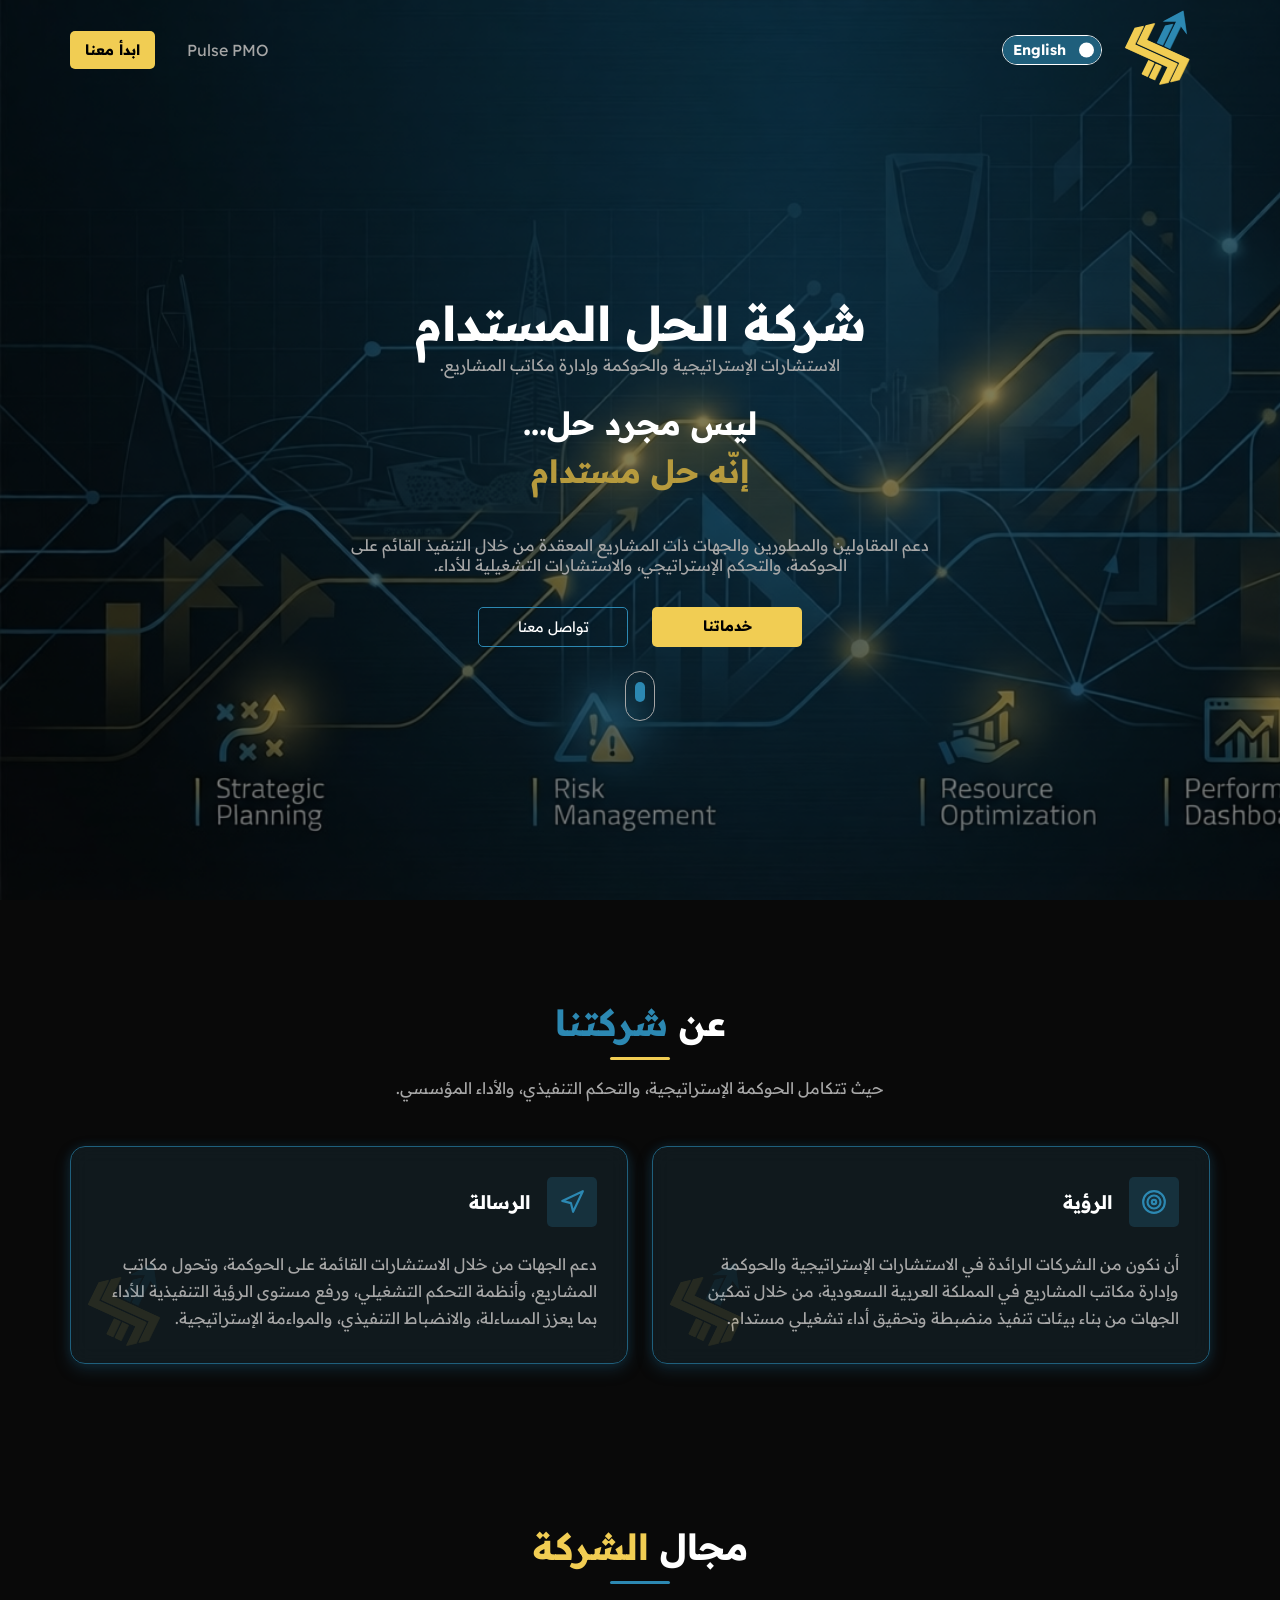
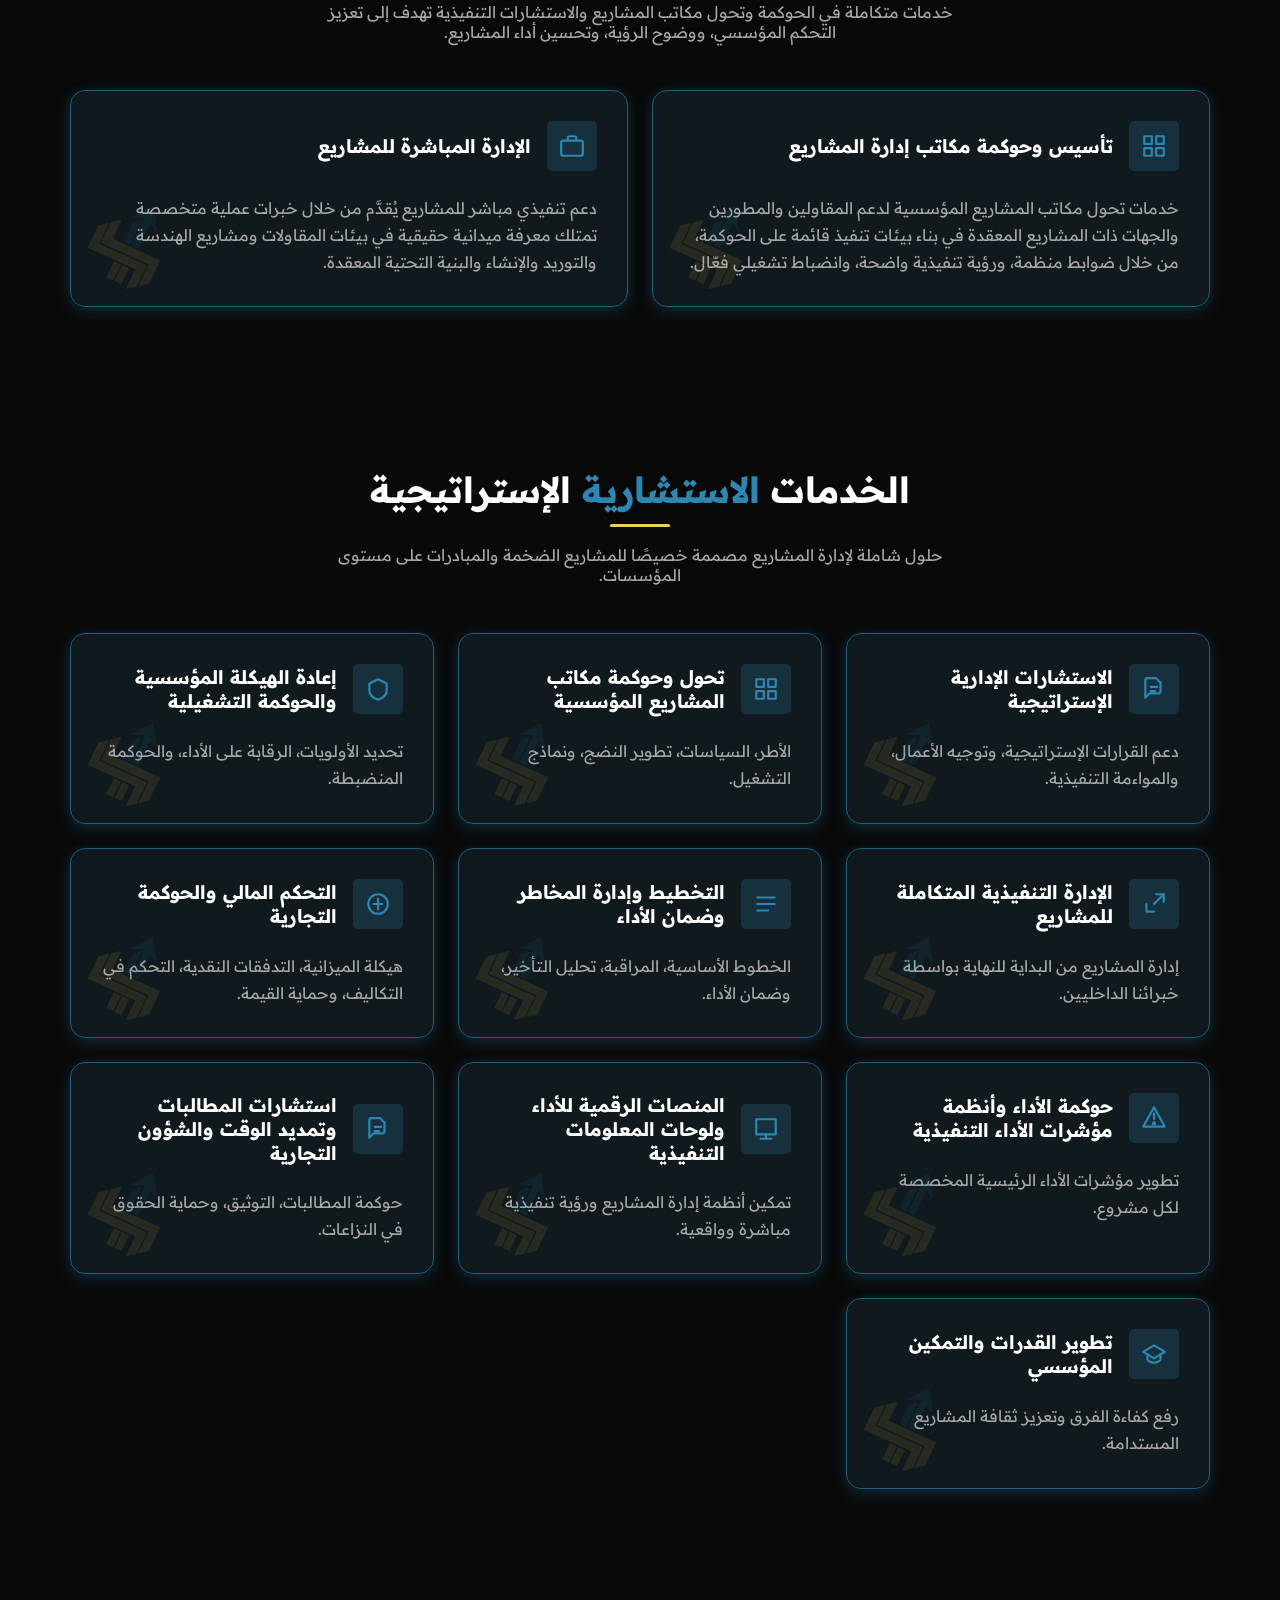
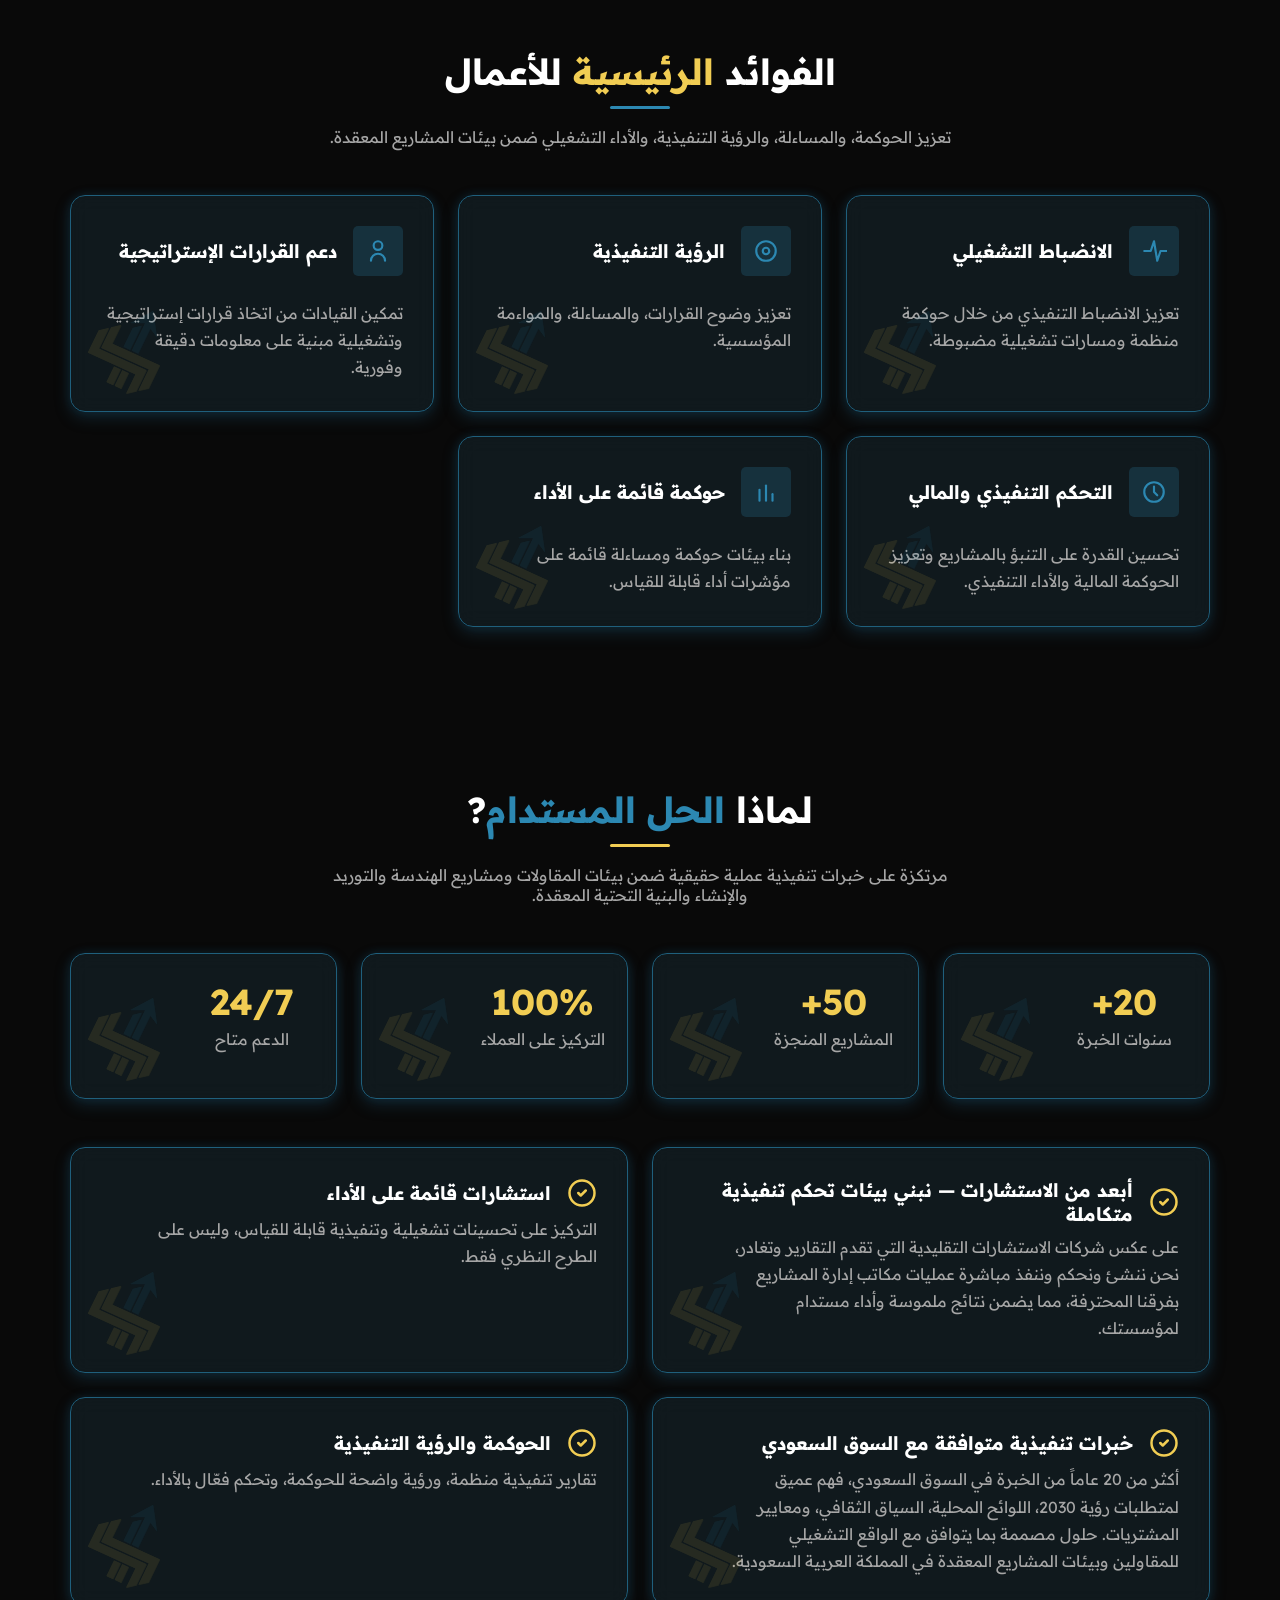
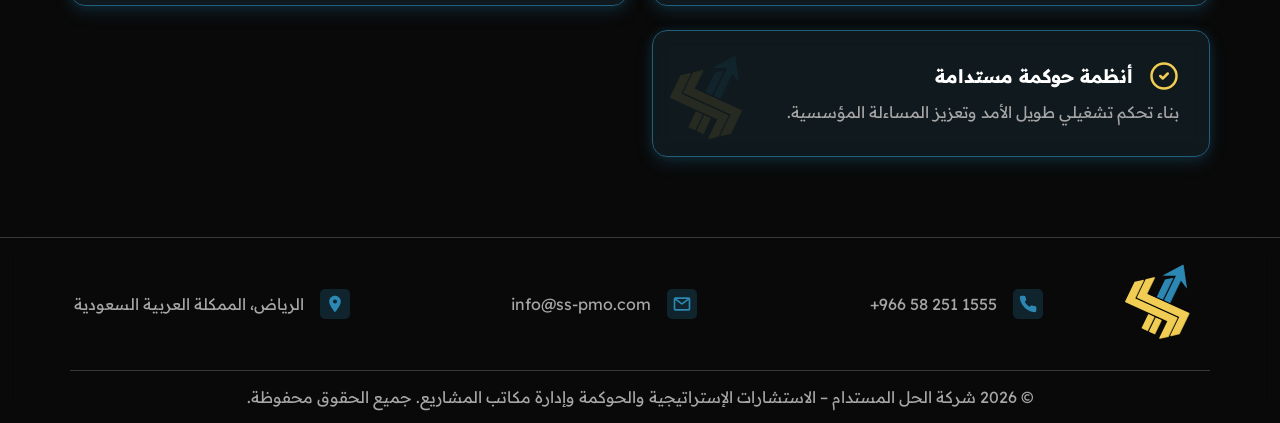
<file: index.html>
<!doctype html>
<html lang="en">

<head>
  <meta charset="UTF-8" />
  <meta name="viewport" content="width=device-width, initial-scale=1.0" />
  <link rel="icon" type="image/svg+xml" href="./assets/logo.svg" />

  <!-- Start Linking Fonts -->
  <link rel="preconnect" href="https://fonts.googleapis.com" />
  <link rel="preconnect" href="https://fonts.gstatic.com" crossorigin />
  <link
    href="https://fonts.googleapis.com/css2?family=Readex+Pro:wght@160..700&family=Roboto:ital,wght@0,100..900;1,100..900&display=swap"
    rel="stylesheet" />
  <!-- Start Linking CSS -->
  <link rel="stylesheet" href="./style/global.css" />
  <link rel="stylesheet" href="./style/home.css" />
  <title>SS-PMO</title>
  <!--  -->
</head>

<body>
  <!-- Scroll To Top Progress Button -->
  <div id="btn-scroll-top">
    <span id="progress-value">
      <svg xmlns="http://www.w3.org/2000/svg" width="24" height="24" viewBox="0 0 24 24" fill="currentColor"
        class="icon icon-tabler icons-tabler-filled icon-tabler-arrow-big-up-lines">
        <path stroke="none" d="M0 0h24v24H0z" fill="none"></path>
        <path
          d="M10.586 3l-6.586 6.586a2 2 0 0 0 -.434 2.18l.068 .145a2 2 0 0 0 1.78 1.089h2.586v2a1 1 0 0 0 1 1h6l.117 -.007a1 1 0 0 0 .883 -.993l-.001 -2h2.587a2 2 0 0 0 1.414 -3.414l-6.586 -6.586a2 2 0 0 0 -2.828 0z">
        </path>
        <path d="M15 20a1 1 0 0 1 .117 1.993l-.117 .007h-6a1 1 0 0 1 -.117 -1.993l.117 -.007h6z"></path>
        <path d="M15 17a1 1 0 0 1 .117 1.993l-.117 .007h-6a1 1 0 0 1 -.117 -1.993l.117 -.007h6z"></path>
      </svg>
    </span>
  </div>
  <!-- Overlay -->
  <div id="overlay"></div>
  <!-- Start Header -->
  <div class="header">
    <div class="container">
      <div class="inside">
        <div class="left">
          <img src="./assets/logo.svg" alt="LOGO" />
          <!-- Language Toggle -->
          <div class="flipswitch">
            <input id="fs" class="flipswitch-cb" name="flipswitch" type="checkbox" checked>
            <label for="fs" class="flipswitch-label">
              <div class="flipswitch-inner"></div>
              <div class="flipswitch-switch"></div>
            </label>
          </div>
          <!-- . . . -->
        </div>
        <div class="right">
          <ul>
            <!-- <li data-i18n="header.a1">Home</li> -->
            <li><a href="/pages/pulse-pmo.html" data-i18n="header.a2">PULSE PMO</a></li>
          </ul>
          <a href="#about-us" data-i18n="header.btn">Get Started</a>
        </div>
        <div class="menu-icon">
          <svg xmlns="http://www.w3.org/2000/svg" width="24" height="24" viewBox="0 0 24 24" fill="none"
            stroke="currentColor" stroke-width="2" stroke-linecap="round" stroke-linejoin="round" class="menu-icon">
            <line x1="3" y1="6" x2="21" y2="6"></line>
            <line x1="3" y1="12" x2="21" y2="12"></line>
            <line x1="3" y1="18" x2="21" y2="18"></line>
          </svg>
        </div>
      </div>
    </div>
  </div>
  <!-- End Header -->

  <!-- Start Hero Section -->
  <div class="hero-section">
    <div class="container">
      <div class="inside">
        <div class="text">
          <!-- <img src="./assets/logo.svg" alt="LOGO" /> -->
          <div class="text">
            <h1 data-i18n="hero.h1">Sustainable Solution Co.</h1>
            <p data-i18n="hero.p1">PMO Consultancy</p>
          </div>
        </div>
        <span data-i18n="hero.span1">Not just a solution...</span>
        <span data-i18n="hero.span2">Sustainable Solution.</span>
        <p data-i18n="hero.p2">
          Empowering Saudi Arabia's mega projects with disciplined PMO
          frameworks, executive visibility, and sustainable performance
          delivery.
        </p>
        <div class="buttons">
          <a href="#services" class="button-1" data-i18n="hero.btn1">Our Services</a>
          <a href="#footer" class="button-2" data-i18n="hero.btn2">Contact Us</a>
        </div>
        <a class="down-scroller" href="#about-us"></a>
      </div>
    </div>
  </div>
  <!-- End Hero Section -->
  <!--  -->
  <!-- Start About US -->
  <div class="about-us" id="about-us">
    <div class="container">
      <div class="inside">
        <div class="title-container">
          <h2 class="main-title blue-yellow" data-i18n="about.mainTitle">
            About <span>Us</span>
          </h2>
          <p data-i18n="about.keyParagraph">
            Where governance, execution, and performance come together.
          </p>
        </div>
        <!--  -->
        <div class="about-content">
          <div class="box-style-1">
            <div class="title">
              <svg xmlns="http://www.w3.org/2000/svg" width="24" height="24" viewBox="0 0 24 24" fill="none"
                stroke="currentColor" stroke-width="2" stroke-linecap="round" stroke-linejoin="round"
                class="lucide lucide-target w-7 h-7 text-primary">
                <circle cx="12" cy="12" r="10"></circle>
                <circle cx="12" cy="12" r="6"></circle>
                <circle cx="12" cy="12" r="2"></circle>
              </svg>
              <h3 class="blue" data-i18n="about.box1H3">Vission</h3>
            </div>
            <p data-i18n="about.box1P">
              To be the most trusted PMO and Project Management partner in
              Saudi Arabia, enabling organizations to deliver projects with
              excellence, discipline, and sustainable performance.
            </p>
          </div>
          <!-- <>-<>-<> -->
          <div class="box-style-1">
            <div class="title">
              <svg xmlns="http://www.w3.org/2000/svg" width="24" height="24" viewBox="0 0 24 24" fill="none"
                stroke="currentColor" stroke-width="2" stroke-linecap="round" stroke-linejoin="round"
                class="lucide lucide-navigation w-7 h-7 text-primary">
                <polygon points="3 11 22 2 13 21 11 13 3 11"></polygon>
              </svg>
              <h3 class="blue" data-i18n="about.box2H3">Mission</h3>
            </div>
            <p data-i18n="about.box2P">
              To empower clients with governed PMO frameworks and professional
              project management execution, supported by strong control
              systems and executive visibility, ensuring projects are
              delivered on time, within budget, and to the expected quality.
            </p>
          </div>
          <!-- <>-<>-<> -->
        </div>
      </div>
    </div>
  </div>
  <!-- End About US -->
  <!--  -->
  <!-- Start What we offer -->
  <div class="scope">
    <div class="container">
      <div class="inside">
        <div class="title-container">
          <h2 class="main-title yellow-blue" data-i18n="scope.mainTitle">
            What We <span>Offer</span>
          </h2>
          <p data-i18n="scope.keyParagraph">
            Structured PMO solutions and hands-on project leadership that
            drive control, clarity, and results.
          </p>
        </div>
        <!--  -->
        <div class="scope-content">
          <div class="box-style-1">
            <div class="title">
              <svg xmlns="http://www.w3.org/2000/svg" width="24" height="24" viewBox="0 0 24 24" fill="none"
                stroke="currentColor" stroke-width="2" stroke-linecap="round" stroke-linejoin="round"
                class="lucide lucide-layout-grid w-7 h-7 text-primary">
                <rect x="3" y="3" width="7" height="7"></rect>
                <rect x="14" y="3" width="7" height="7"></rect>
                <rect x="14" y="14" width="7" height="7"></rect>
                <rect x="3" y="14" width="7" height="7"></rect>
              </svg>
              <h3 class="blue" data-i18n="scope.box1H3">
                Establish & Govern PMOs
              </h3>
            </div>
            <p data-i18n="scope.box1P">
              Specialized PMO consultancy supporting organizations, project
              owners, and mega contractors in Saudi Arabia. We establish
              highperforming PMOs with structure, discipline, and strategic
              control.
            </p>
          </div>
          <!-- <>-<>-<> -->
          <div class="box-style-1">
            <div class="title">
              <svg xmlns="http://www.w3.org/2000/svg" width="24" height="24" viewBox="0 0 24 24" fill="none"
                stroke="currentColor" stroke-width="2" stroke-linecap="round" stroke-linejoin="round"
                class="lucide lucide-briefcase w-7 h-7 text-primary">
                <rect x="2" y="7" width="20" height="14" rx="2" ry="2"></rect>
                <path d="M16 7V5a2 2 0 0 0-2-2h-4a2 2 0 0 0-2 2v2"></path>
              </svg>
              <h3 class="blue" data-i18n="scope.box2H3">
                Direct Project Management
              </h3>
            </div>
            <p data-i18n="scope.box2P">
              Professional project management teams providing hands-on
              execution. We directly manage client projects ensuring practical
              delivery on time, within budget, and to expected quality
              standards.
            </p>
          </div>
          <!-- <>-<>-<> -->
        </div>
      </div>
    </div>
  </div>
  <!-- End What we offer -->

  <!--  -->
  <!-- Start Our Services -->
  <div class="our-services" id="services">
    <div class="container">
      <div class="inside">
        <div class="title-container">
          <h2 class="main-title blue-yellow" data-i18n="service.mainTitle">
            Our <span>Services</span>
          </h2>
          <p data-i18n="service.keyParagraph">
            Comprehensive PMO and project management solutions tailored for
            mega projects and enterprise-scale initiatives.
          </p>
        </div>

        <div class="services-content">
          <!-- 0 -->
          <div class="box-style-1">
            <div class="title">
              <!-- PMO Framework -->
              <svg xmlns="http://www.w3.org/2000/svg" width="24" height="24" viewBox="0 0 24 24" fill="none"
                stroke="currentColor" stroke-width="2" stroke-linecap="round" stroke-linejoin="round">
                <path d="M14 2H6a2 2 0 0 0-2 2v16l4-4h8a2 2 0 0 0 2-2V6z"></path>
                <line x1="9" y1="10" x2="15" y2="10"></line>
                <line x1="9" y1="14" x2="13" y2="14"></line>
              </svg>
              <h3 class="blue" data-i18n="service.box0H3">
                Tailored PMO Establishment & Governance
              </h3>
            </div>
            <p data-i18n="service.box0P">
              Frameworks, policies, maturity development & operating models
            </p>
          </div>
          <!-- 1 -->
          <div class="box-style-1">
            <div class="title">
              <!-- PMO Framework -->
              <svg xmlns="http://www.w3.org/2000/svg" width="24" height="24" viewBox="0 0 24 24" fill="none"
                stroke="currentColor" stroke-width="2" stroke-linecap="round" stroke-linejoin="round">
                <rect x="3" y="3" width="7" height="7" />
                <rect x="14" y="3" width="7" height="7" />
                <rect x="14" y="14" width="7" height="7" />
                <rect x="3" y="14" width="7" height="7" />
              </svg>
              <h3 class="blue" data-i18n="service.box1H3">
                Tailored PMO Establishment & Governance
              </h3>
            </div>
            <p data-i18n="service.box1P">
              Frameworks, policies, maturity development & operating models
            </p>
          </div>

          <!-- 2 -->
          <div class="box-style-1">
            <div class="title">
              <!-- Governance -->
              <svg xmlns="http://www.w3.org/2000/svg" width="24" height="24" viewBox="0 0 24 24" fill="none"
                stroke="currentColor" stroke-width="2" stroke-linecap="round" stroke-linejoin="round">
                <path d="M12 3l8 4v6c0 5-3.5 7.5-8 9-4.5-1.5-8-4-8-9V7l8-4z" />
              </svg>
              <h3 class="blue" data-i18n="service.box2H3">
                Restructuring Companies & Improving Operational Performance
              </h3>
            </div>
            <p data-i18n="service.box2P">
              Prioritization, performance oversight & disciplined governance.
            </p>
          </div>

          <!-- 3 -->
          <div class="box-style-1">
            <div class="title">
              <!-- Execution -->
              <svg xmlns="http://www.w3.org/2000/svg" width="24" height="24" viewBox="0 0 24 24" fill="none"
                stroke="currentColor" stroke-width="2" stroke-linecap="round" stroke-linejoin="round">
                <path d="M14 3h7v7" />
                <path d="M21 3l-9 9" />
                <path d="M5 12v7h7" />
              </svg>
              <h3 class="blue" data-i18n="service.box3H3">
                Direct Project Management Execution
              </h3>
            </div>
            <p data-i18n="service.box3P">
              End-to-end project management delivered by our in-house experts
            </p>
          </div>

          <!-- 4 -->
          <div class="box-style-1">
            <div class="title">
              <!-- Planning -->
              <svg xmlns="http://www.w3.org/2000/svg" width="24" height="24" viewBox="0 0 24 24" fill="none"
                stroke="currentColor" stroke-width="2" stroke-linecap="round" stroke-linejoin="round">
                <line x1="4" y1="6" x2="20" y2="6" />
                <line x1="4" y1="12" x2="20" y2="12" />
                <line x1="4" y1="18" x2="14" y2="18" />
              </svg>
              <h3 class="blue" data-i18n="service.box4H3">
                Planning & Risk Control
              </h3>
            </div>
            <p data-i18n="service.box4P">
              Baselines, monitoring, delay analysis & performance assurance
            </p>
          </div>

          <!-- 5 -->
          <div class="box-style-1">
            <div class="title">
              <!-- Cost -->
              <svg xmlns="http://www.w3.org/2000/svg" width="24" height="24" viewBox="0 0 24 24" fill="none"
                stroke="currentColor" stroke-width="2" stroke-linecap="round" stroke-linejoin="round">
                <circle cx="12" cy="12" r="9" />
                <path d="M8 12h8" />
                <path d="M12 7v10" />
              </svg>
              <h3 class="blue" data-i18n="service.box5H3">
                Cost & Financial Governance
              </h3>
            </div>
            <p data-i18n="service.box5P">
              Budget structuring, cash flow, cost control & value protection
            </p>
          </div>

          <!-- 6 -->
          <div class="box-style-1">
            <div class="title">
              <!-- Risk & Quality -->
              <svg xmlns="http://www.w3.org/2000/svg" width="24" height="24" viewBox="0 0 24 24" fill="none"
                stroke="currentColor" stroke-width="2" stroke-linecap="round" stroke-linejoin="round">
                <path d="M12 2l10 18H2L12 2z" />
                <line x1="12" y1="8" x2="12" y2="13" />
                <circle cx="12" cy="17" r="1" />
              </svg>
              <h3 class="blue" data-i18n="service.box6H3">
                Performance Management & KPI’s
              </h3>
            </div>
            <p data-i18n="service.box6P">
              Development of customized Key Performance Indicators.
            </p>
          </div>

          <!-- 7 -->
          <div class="box-style-1">
            <div class="title">
              <!-- Digital Dashboard -->
              <svg xmlns="http://www.w3.org/2000/svg" width="24" height="24" viewBox="0 0 24 24" fill="none"
                stroke="currentColor" stroke-width="2" stroke-linecap="round" stroke-linejoin="round">
                <rect x="3" y="3" width="18" height="14" />
                <line x1="7" y1="21" x2="17" y2="21" />
                <line x1="12" y1="17" x2="12" y2="21" />
              </svg>
              <h3 class="blue" data-i18n="service.box7H3">
                Digital PMO Platforms & Executive Dashboards
              </h3>
            </div>
            <p data-i18n="service.box7P">
              PMIS enablement & real-time executive visibility
            </p>
          </div>

          <!-- 8 -->
          <div class="box-style-1">
            <div class="title">
              <!-- Claims -->
              <svg xmlns="http://www.w3.org/2000/svg" width="24" height="24" viewBox="0 0 24 24" fill="none"
                stroke="currentColor" stroke-width="2" stroke-linecap="round" stroke-linejoin="round">
                <path d="M14 2H6a2 2 0 0 0-2 2v16l4-4h8a2 2 0 0 0 2-2V6z" />
                <line x1="9" y1="10" x2="15" y2="10" />
                <line x1="9" y1="14" x2="13" y2="14" />
              </svg>
              <h3 class="blue" data-i18n="service.box8H3">
                Claims & EOT Support
              </h3>
            </div>
            <p data-i18n="service.box8P">
              Claims governance, documentation & dispute protection
            </p>
          </div>

          <!-- 9 -->
          <div class="box-style-1">
            <div class="title">
              <!-- Training -->
              <svg xmlns="http://www.w3.org/2000/svg" width="24" height="24" viewBox="0 0 24 24" fill="none"
                stroke="currentColor" stroke-width="2" stroke-linecap="round" stroke-linejoin="round">
                <path d="M22 10L12 4 2 10l10 6 10-6z" />
                <path d="M6 12v5c0 1 3 3 6 3s6-2 6-3v-5" />
              </svg>
              <h3 class="blue" data-i18n="service.box9H3">
                Training & Capability Building
              </h3>
            </div>
            <p data-i18n="service.box9P">
              Upskilling teams and reinforcing sustainable project culture
            </p>
          </div>
        </div>
      </div>
    </div>
  </div>
  <!-- End Our Services -->
  <!-- ... -->

  <!-- Start Business Benefits -->
  <div class="business-benefits">
    <div class="container">
      <div class="inside">
        <div class="title-container">
          <h2 class="main-title yellow-blue" data-i18n="business.mainTitle">
            Business <span>Key</span> Benefits
          </h2>
          <p data-i18n="business.keyParagraph">
            Measurable improvements in performance, decision-making, and
            project outcomes.
          </p>
        </div>

        <div class="business-benefits-content">
          <!-- Box 1 -->
          <div class="box-style-1">
            <div class="title">
              <!-- Efficiency -->
              <svg xmlns="http://www.w3.org/2000/svg" width="24" height="24" viewBox="0 0 24 24" fill="none"
                stroke="currentColor" stroke-width="2" stroke-linecap="round" stroke-linejoin="round">
                <path d="M3 12h6l3-9 3 18 3-9h6" />
              </svg>
              <h3 class="blue" data-i18n="business.box1H3">
                Improved Efficiency
              </h3>
            </div>
            <p data-i18n="business.box1P">
              Accelerate projects delivery with optimized workflows across
              organizations.
            </p>
          </div>

          <!-- Box 2 -->
          <div class="box-style-1">
            <div class="title">
              <!-- Clarity -->
              <svg xmlns="http://www.w3.org/2000/svg" width="24" height="24" viewBox="0 0 24 24" fill="none"
                stroke="currentColor" stroke-width="2" stroke-linecap="round" stroke-linejoin="round">
                <circle cx="12" cy="12" r="9" />
                <circle cx="12" cy="12" r="3" />
              </svg>
              <h3 class="blue" data-i18n="business.box2H3">
                Enhanced Clarity
              </h3>
            </div>
            <p data-i18n="business.box2P">
              Increase transparency and accountability.
            </p>
          </div>

          <!-- Box 3 -->
          <div class="box-style-1">
            <div class="title">
              <!-- Leadership -->
              <svg xmlns="http://www.w3.org/2000/svg" width="24" height="24" viewBox="0 0 24 24" fill="none"
                stroke="currentColor" stroke-width="2" stroke-linecap="round" stroke-linejoin="round">
                <circle cx="12" cy="7" r="4" />
                <path d="M5.5 21a6.5 6.5 0 0 1 13 0" />
              </svg>
              <h3 class="blue" data-i18n="business.box3H3">
                Empowered Management
              </h3>
            </div>
            <p data-i18n="business.box3P">
              Equip leaders with real-time insights.
            </p>
          </div>

          <!-- Box 4 -->
          <div class="box-style-1">
            <div class="title">
              <!-- Time & Cost -->
              <svg xmlns="http://www.w3.org/2000/svg" width="24" height="24" viewBox="0 0 24 24" fill="none"
                stroke="currentColor" stroke-width="2" stroke-linecap="round" stroke-linejoin="round">
                <circle cx="12" cy="12" r="9" />
                <path d="M12 7v5l3 3" />
              </svg>
              <h3 class="blue" data-i18n="business.box4H3">
                Time & Cost Control
              </h3>
            </div>
            <p data-i18n="business.box4P">
              Reduce budget overruns and delays.
            </p>
          </div>

          <!-- Box 5 -->
          <div class="box-style-1">
            <div class="title">
              <!-- Data Driven -->
              <svg xmlns="http://www.w3.org/2000/svg" width="24" height="24" viewBox="0 0 24 24" fill="none"
                stroke="currentColor" stroke-width="2" stroke-linecap="round" stroke-linejoin="round">
                <line x1="6" y1="20" x2="6" y2="10" />
                <line x1="12" y1="20" x2="12" y2="6" />
                <line x1="18" y1="20" x2="18" y2="14" />
              </svg>
              <h3 class="blue" data-i18n="business.box5H3">
                Data-Driven Culture
              </h3>
            </div>
            <p data-i18n="business.box5P">
              Foster data-based decision making.
            </p>
          </div>
        </div>
      </div>
    </div>
  </div>
  <!-- End Business Benefits -->

  <!-- ... -->
  <!-- Start Why Us -->
  <div class="why-us">
    <div class="container">
      <div class="inside">
        <div class="title-container">
          <h2 class="main-title blue-yellow" data-i18n="whySS.mainTitle">
            Why <span>Sustainable Solution</span>?
          </h2>
          <p data-i18n="whySS.keyParagraph">
            Partner with a consultancy that understands the unique challenges
            of mega projects in Saudi Arabia.
          </p>
        </div>
        <!--  -->
        <div class="stats">
          <!-- 1 -->
          <div class="box box-style-1">
            <span class="number" data-i18n="whySS.stats1Value">20+</span>
            <span class="title" data-i18n="whySS.stats1Title">Years of Experience</span>
          </div>
          <!-- 2 -->
          <div class="box box-style-1">
            <span class="number" data-i18n="whySS.stats2Value">50+</span>
            <span class="title" data-i18n="whySS.stats2Title">Projects Delivered</span>
          </div>
          <!-- 3 -->
          <div class="box box-style-1">
            <span class="number" data-i18n="whySS.stats3Value">100%</span>
            <span class="title" data-i18n="whySS.stats3Title">Client Focus</span>
          </div>
          <!-- 4 -->
          <div class="box box-style-1">
            <span class="number" data-i18n="whySS.stats4Value">24/7</span>
            <span class="title" data-i18n="whySS.stats4Title">Support Available</span>
          </div>

        </div>
        <!--  -->
        <div class="why-us-content">
          <!-- 1 -->
          <div class="box-style-1 why-us-box">
            <div class="title">
              <svg xmlns="http://www.w3.org/2000/svg" width="24" height="24" viewBox="0 0 24 24" fill="none"
                stroke="currentColor" stroke-width="2" stroke-linecap="round" stroke-linejoin="round"
                class="lucide lucide-circle-check w-6 h-6 text-accent shrink-0 mt-0.5">
                <circle cx="12" cy="12" r="10"></circle>
                <path d="m9 12 2 2 4-4"></path>
              </svg>
              <h3 class="blue" data-i18n="whySS.box1H3">Not Just Consultants - We Deliver</h3>
            </div>
            <p data-i18n="whySS.box1P">Practical execution capability with proven methodologies.</p>
          </div>
          <!-- 2 -->
          <div class="box-style-1 why-us-box">
            <div class="title">
              <svg xmlns="http://www.w3.org/2000/svg" width="24" height="24" viewBox="0 0 24 24" fill="none"
                stroke="currentColor" stroke-width="2" stroke-linecap="round" stroke-linejoin="round"
                class="lucide lucide-circle-check w-6 h-6 text-accent shrink-0 mt-0.5">
                <circle cx="12" cy="12" r="10"></circle>
                <path d="m9 12 2 2 4-4"></path>
              </svg>
              <h3 class="blue" data-i18n="whySS.box2H3">Result-driven approach</h3>
            </div>
            <p data-i18n="whySS.box2P">Focus on tangible outcomes, not theoretical consulting.</p>
          </div>
          <!-- 3 -->
          <div class="box-style-1 why-us-box">
            <div class="title">
              <svg xmlns="http://www.w3.org/2000/svg" width="24" height="24" viewBox="0 0 24 24" fill="none"
                stroke="currentColor" stroke-width="2" stroke-linecap="round" stroke-linejoin="round"
                class="lucide lucide-circle-check w-6 h-6 text-accent shrink-0 mt-0.5">
                <circle cx="12" cy="12" r="10"></circle>
                <path d="m9 12 2 2 4-4"></path>
              </svg>
              <h3 class="blue" data-i18n="whySS.box3H3">Market-aligned solutions</h3>
            </div>
            <p data-i18n="whySS.box3P">Tailored to Saudi market realities and cultural context.</p>
          </div>
          <!-- 4 -->
          <div class="box-style-1 why-us-box">
            <div class="title">
              <svg xmlns="http://www.w3.org/2000/svg" width="24" height="24" viewBox="0 0 24 24" fill="none"
                stroke="currentColor" stroke-width="2" stroke-linecap="round" stroke-linejoin="round"
                class="lucide lucide-circle-check w-6 h-6 text-accent shrink-0 mt-0.5">
                <circle cx="12" cy="12" r="10"></circle>
                <path d="m9 12 2 2 4-4"></path>
              </svg>
              <h3 class="blue" data-i18n="whySS.box4H3">Executive visibility</h3>
            </div>
            <p data-i18n="whySS.box4P">transparent real time reporting and governance.</p>
          </div>
          <!-- 5 -->
          <div class="box-style-1 why-us-box">
            <div class="title">
              <svg xmlns="http://www.w3.org/2000/svg" width="24" height="24" viewBox="0 0 24 24" fill="none"
                stroke="currentColor" stroke-width="2" stroke-linecap="round" stroke-linejoin="round"
                class="lucide lucide-circle-check w-6 h-6 text-accent shrink-0 mt-0.5">
                <circle cx="12" cy="12" r="10"></circle>
                <path d="m9 12 2 2 4-4"></path>
              </svg>
              <h3 class="blue" data-i18n="whySS.box5H3">Sustainable systems</h3>
            </div>
            <p data-i18n="whySS.box5P">Delivering measurable, long-term business value.</p>
          </div>
          <!-- <>-<>-<> -->
        </div>
      </div>
    </div>
  </div>
  <!-- End Why Us -->
  <!--  -->
  <!-- Start Footer -->
  <div class="footer" id="footer">
    <div class="container">
      <div class="inside">
        <div class="top">
          <img src="./assets/logo.svg" alt="LOGO" />
          <p class="phone-number">
            <svg xmlns="http://www.w3.org/2000/svg" width="16" height="16" fill="currentColor" viewBox="0 0 24 24">
              <path
                d="M22 16.92v3a2 2 0 0 1-2.18 2 19.88 19.88 0 0 1-8.63-3.07 19.5 19.5 0 0 1-6-6A19.88 19.88 0 0 1 2.08 4.18 2 2 0 0 1 4 2h3a2 2 0 0 1 2 1.72c.12.81.37 1.6.73 2.33a2 2 0 0 1-.45 2.11l-1.27 1.27a16 16 0 0 0 6 6l1.27-1.27a2 2 0 0 1 2.11-.45c.73.36 1.52.61 2.33.73A2 2 0 0 1 22 16.92z" />
            </svg>
            <span>+966 58 251 1555</span>
          </p>
          <!--  -->
          <p>
            <svg class="w-6 h-6 text-gray-800 dark:text-white" aria-hidden="true" xmlns="http://www.w3.org/2000/svg"
              width="24" height="24" fill="none" viewBox="0 0 24 24">
              <path stroke="currentColor" stroke-linecap="round" stroke-width="2"
                d="m3.5 5.5 7.893 6.036a1 1 0 0 0 1.214 0L20.5 5.5M4 19h16a1 1 0 0 0 1-1V6a1 1 0 0 0-1-1H4a1 1 0 0 0-1 1v12a1 1 0 0 0 1 1Z" />
            </svg>
            info@ss-pmo.com
          </p>
          <!--  -->
          <p>
            <svg xmlns="http://www.w3.org/2000/svg" width="16" height="16" fill="currentColor" viewBox="0 0 24 24">
              <path
                d="M12 2C8.13 2 5 5.13 5 9c0 5.25 7 13 7 13s7-7.75 7-13c0-3.87-3.13-7-7-7zm0 9.5A2.5 2.5 0 1 1 14.5 9 2.5 2.5 0 0 1 12 11.5z" />
            </svg>
            <span data-i18n="footer.location">Riyadh, Saudi Arabia</span>
          </p>
        </div>
        <div class="bottom" data-i18n="footer.rights">
          © 2026 Sustainable Solution PMO. All rights reserved.
        </div>
      </div>
    </div>
  </div>
  <!-- End Footer -->
  <script src="./js/app.js"></script>
</body>

</html>
</file>
<file: style/global.css>
* {
  -webkit-box-sizing: border-box;
  -moz-box-sizing: border-box;
  box-sizing: border-box;
}

:root {
  --body-bg: linear-gradient(145deg, #0f1c22 0%, #1f5f7c 45%, #121212 100%);
  /*  */
  --primary-blue: #2c88b2;
  --shadow-blue: #1f5f7c;
  --primary-yellow: #f1cd53;
  --shadow-yellow: #b69a3d;
  --grey-color: #424242;
  /*  */
}

html {
  scroll-behavior: smooth;
}

body {
  margin: 0;
  font-family: "Readex Pro", sans-serif;
  background-color: #121212;
  background-image: url("../assets/body-bg.png");
  background-attachment: fixed;
  background-repeat: no-repeat;
  background-size: cover;
  /*  */
  position: relative;
}

body::before {
  content: "";
  position: absolute;
  left: 0;
  right: 0;
  top: 0;
  bottom: 0;
  background-color: rgba(0, 0, 0, 0.5);
}

a {
  text-decoration: none;
}

ul {
  list-style: none;
  margin: 0;
  padding: 0;
}

.container {
  padding: 0 15px;
  margin: 0 auto;
}

/* Small */
@media (min-width: 768px) {
  .container {
    width: 750px;
  }
}

/* Medium */
@media (min-width: 992px) {
  .container {
    width: 970px;
  }
}

/* Large */
@media (min-width: 1200px) {
  .container {
    width: 1170px;
  }
}

/* Start Custom Rules */
.hide-element {
  display: none !important;
}
/* End Custom Rules */

/* Start Backgrounds */

.section-bg {
  background: rgb(90, 183, 197);
  background: linear-gradient(
    90deg,
    rgba(90, 183, 197, 1) 0%,
    rgba(44, 90, 107, 1) 0%,
    rgba(44, 90, 107, 1) 0%,
    rgba(44, 90, 107, 1) 50%,
    rgba(40, 121, 133, 1) 50%,
    rgba(40, 121, 133, 1) 100%,
    rgba(44, 90, 107, 1) 100%,
    rgba(203, 178, 138, 1) 100%
  );
}

/* End Backgrounds */

/* Start Overlay */
#overlay {
  position: fixed;
  top: 0;
  bottom: 0;
  left: 0;
  right: 0;
  background-color: transparent;
  transition: background-color 0.3s;
  z-index: -1;
}

#overlay.show-overlay {
  z-index: 10;
  background-color: rgba(0, 0, 0, 0.5);
}
/* End Overlay */

/* Start Main Title */
.title-container {
  margin-bottom: 3em;
  position: relative;
}

.title-container h2.main-title {
  width: fit-content;
  text-align: center;
  font-size: 2.25em;
  margin: 0 auto 0.5em;
  color: white;
  padding-bottom: 15px;
  position: relative;
}

.title-container h2.main-title::before {
  content: "";
  position: absolute;
  bottom: 0;
  left: 50%;
  transform: translateX(-50%);
  width: 60px;
  height: 3px;
  border-radius: 1em;
}

.title-container h2.main-title.blue-yellow span {
  color: var(--primary-blue);
}

.title-container h2.main-title.blue-yellow::before {
  background-color: var(--primary-yellow);
}

.title-container h2.main-title.yellow-blue span {
  color: var(--primary-yellow);
}

.title-container h2.main-title.yellow-blue::before {
  background-color: var(--primary-blue);
}

.title-container p {
  color: hsl(0 0% 65%);
  margin: 0 auto;
  max-width: 40em;
  text-align: center;
}
/* End Main Title */

/* Start Scroll To Top Button */

#btn-scroll-top {
  z-index: 1;
  position: fixed;
  bottom: 20px;
  right: 10px;
  height: 70px;
  width: 70px;
  display: none;
  place-items: center;
  border-radius: 50%;
  box-shadow: 0 0 10px rgba(0, 0, 0, 0.2);
  border: 1px solid var(--grey-color);
  cursor: pointer;
}

#progress-value {
  display: block;
  height: calc(100% - 10px);
  width: calc(100% - 10px);
  background-color: var(--shadow-blue);
  border-radius: 50%;
  display: grid;
  place-items: center;
  font-size: 35px;
  color: white;
}

/* End Scroll To Top Button */

/* Start Box Style 1 */
.box-style-1 {
  background-color: #1a2f3870;
  backdrop-filter: blur(10px);
  /*  */
  padding: 30px;
  border-radius: 15px;
  /*  */
  box-shadow:
    0 6px 16px rgba(31, 95, 124, 0.28),
    0 0 12px rgba(44, 136, 178, 0.15);
  border: 0.5px solid var(--shadow-blue);
  /*  */
  transition:
    border-color 0.3s,
    background-color 0.3s;
  /*  */
  overflow: hidden;
  position: relative;
}

.box-style-1::before {
  content: "";
  position: absolute;
  right: 0;
  bottom: 0;
  width: 7em;
  height: 7em;
  background-image: url("../assets/logo.svg");
  background-repeat: no-repeat;
  background-size: cover;
  background-position: center;
  /* background-size: 100%; */
  opacity: 0.1;
}

html[lang="ar"] .box-style-1::before {
  right: unset;
  left: 0;
}

.box-style-1:hover {
  border-color: var(--shadow-blue);
}

.box-style-1.why-us-box {
  /* background: transparent; */

  /*  */
  /* border: none; */
}

.box-style-1 .title {
  display: flex;
  align-items: center;
  gap: 1em;
  margin-bottom: 1.5em;
}

.box-style-1.why-us-box .title {
  margin-bottom: 0;
}

html[lang="ar"] .box-style-1.why-us-box .title {
  margin-bottom: 0.5em;
}

.box-style-1 .title svg {
  color: var(--primary-blue);
  background-color: #2c88b236;
  padding: 12px;
  width: 50px;
  height: 50px;
  border-radius: 5px;
  flex-shrink: 0;
}

.box-style-1.why-us-box .title svg {
  background-color: transparent;
  color: var(--primary-yellow);
  padding: 0;
  width: 30px;
  height: 30px;
}

.box-style-1 .title h3 {
  margin: 0;
  color: white;
  transition: color 0.3s;
}

.box-style-1:hover .title h3.blue {
  color: var(--primary-blue);
}

.box-style-1:hover .title h3.yellow {
  color: var(--primary-yellow);
}

.box-style-1.why-us-box:hover .title h3 {
  color: white;
}

.box-style-1 p {
  color: hsl(0 0% 65%);
  margin: 0;
  line-height: 1.7;
}

.box-style-1.why-us-box p {
  margin-left: calc(30px + 1em);
}
/* End Box Style 1 */
</file>
<file: style/home.css>
:root {
  --primary-blue: #2c88b2;
  --shadow-blue: #1f5f7c;
  --primary-yellow: #f1cd53;
  --shadow-yellow: #b69a3d;
  --grey-color: #424242;
  /*  */
  --section-padding: 5em;
  /*  */
  --accent: 44 84% 64%;
  --accent-foreground: 220 10% 10%;
  --background: 195 35% 10%;
  --foreground: 0 0% 95%;
  --border: 195 20% 25%;
  --radius: 0.5rem;
  --gradient-hero: linear-gradient(
    145deg,
    hsl(195 35% 8%) 0%,
    hsl(197 61% 30%) 45%,
    hsl(0 0% 7%) 100%
  );
}

/* Start Header */

/* .header {
  backdrop-filter: blur(10px);
  position: sticky;
  top: 0;
  z-index: 1;
  border-bottom: 1px solid white;
  box-shadow: 0 5px 15px rgba(255, 255, 255, 0.2);
} */

.header .container .inside {
  display: flex;
  justify-content: space-between;
  align-items: center;
  position: relative;
  z-index: 1;
}

/* Menu Icon Inside Header */

.header .container .inside .menu-icon {
  cursor: pointer;
  display: none;
}

.header .container .inside .menu-icon svg {
  color: white;
  width: 5em;
  height: 2em;
}

.header .container .inside .left {
  display: flex;
  justify-content: center;
  align-items: center;
  gap: 0.5em;
}

.header .container .inside .left img {
  width: 100px;
}

/* (Header)-> Start Language Toggle */
/* - - - - - - - - - - - - - - - -  */

.flipswitch {
  direction: ltr;
  position: relative;
  width: 100px;
}

.flipswitch input[type="checkbox"] {
  display: none;
}

.flipswitch-label {
  display: block;
  overflow: hidden;
  cursor: pointer;
  border-radius: 41px;
  border: 1px solid white;
}

.flipswitch-inner {
  width: 200%;
  margin-left: -100%;
  transition: margin 0.3s ease-in 0s;
}

.flipswitch-inner:before,
.flipswitch-inner:after {
  float: left;
  width: 50%;
  height: 28px;
  padding: 0;
  line-height: 28px;
  color: white;
  font-weight: bold;
  font-size: 0.9em;
  box-sizing: border-box;
}

.flipswitch-inner:before {
  content: "English";
  padding-left: 10px;
  background-color: var(--shadow-blue);
  color: #ffffff;
}

.flipswitch-inner:after {
  content: "العربية";
  padding-right: 10px;
  background-color: var(--shadow-yellow);
  color: white;
  text-align: right;
}

.flipswitch-switch {
  width: 15px;
  height: 15px;
  background: white;
  border-radius: 50%;
  position: absolute;
  top: 50%;
  transform: translateY(-50%);
  right: 78px;
  transition: all 0.3s ease-in 0s;
}

.flipswitch-cb:checked + .flipswitch-label .flipswitch-inner {
  margin-left: 0;
}

.flipswitch-cb:checked + .flipswitch-label .flipswitch-switch {
  right: 8px;
}

/* (Header):-> Start Right */

.header .container .inside .right {
  display: flex;
  gap: 2em;
  /*  */
  transition:
    opacity 0.3s,
    transform 0.3s;
}

/* .header .container .inside .right.show-menu {
  display: flex;
} */

.header .container .inside .right.show-menu {
  opacity: 1;
  transform: translateY(0);
  z-index: 100;
}

.header .container .inside .right ul {
  display: flex;
  align-items: center;
  gap: 2em;
}

@media (max-width: 767px) {
  .header .container .inside .right {
    position: absolute;
    opacity: 0;
    transform: translateY(calc(-120px - 100%));
    /*  */
    /* display: none; */

    /*  */
    top: calc(1em + 100%);
    flex-direction: column;
    width: 100%;
    padding: 1em;
    border-radius: 1em;
    /*  */
    background: linear-gradient(
      135deg,
      hsl(195 30% 14%) 0%,
      hsl(195 25% 10%) 100%
    );
    /*  */
  }

  .header .container .inside .right ul {
    flex-direction: column;
  }

  .header .container .inside .menu-icon {
    display: block;
  }
}

.header .container .inside .right ul li a {
  color: hsl(0 0% 65%);
  cursor: pointer;
  transition: color 0.3s;
}

.header .container .inside .right ul li:hover a {
  color: white;
}

.header .container .inside .right > a {
  border: none;
  outline: none;
  color: black;
  background-color: var(--primary-yellow);
  border-radius: 5px;
  padding: 10px 15px;
  font-weight: bold;
  font-size: 0.9em;
  /*  */
  cursor: pointer;
  transition: 0.3s;
  text-align: center;
}

.header .container .inside .right > a:hover {
  background-color: var(--shadow-yellow);
  color: white;
}

/* End Header */

/* Start Hero Section */

.hero-section {
  min-height: calc(100vh - 80px);
  display: flex;
  justify-content: center;
  align-items: center;
  /*  */
  overflow: hidden;
  position: relative;
}

/* .hero-section::before {
  content: "";
  position: absolute;
  left: -5em;
  right: -5em;
  top: -5em;
  bottom: -5em;
  background-image: url("../assets/logo.svg");
  background-repeat: no-repeat;
  background-size: contain;
  background-position: center center;
  opacity: 0.1;
  z-index: -1;
} */

.hero-section .container .inside {
  text-align: center;
}

.hero-section .container .inside > .text {
  display: flex;
  justify-content: center;
  align-items: center;
  margin-bottom: 1em;
}

.hero-section .container .inside > .text h1 {
  text-align: center;
  margin: 0;
  color: white;
  font-size: 3em;
  line-height: 1;
}

.hero-section .container .inside > .text p {
  margin: 0 auto;
  color: hsl(0 0% 65%);
  max-width: 28em;
}

html[lang="ar"] .hero-section .container .inside > .text p {
  margin-top: 0.5em;
}

@media (max-width: 499px) {
  html[lang="ar"] .hero-section .container .inside > .text p {
    margin-top: 1.5em;
  }
}

.hero-section .container .inside > span {
  display: block;
  font-weight: bold;
  font-size: 2em;
  line-height: 1;
}

.hero-section .container .inside > span:first-of-type {
  color: white;
  margin-top: 1em;
}

.hero-section .container .inside > span:last-of-type {
  color: var(--shadow-yellow);
  margin-bottom: 1em;
}

html[lang="ar"] .hero-section .container .inside > span:last-of-type {
  line-height: 2;
}

.hero-section .container .inside > p {
  color: hsl(0 0% 65%);
  max-width: 40em;
  margin: 1em auto 2em;
}

.hero-section .container .inside > .buttons {
  display: flex;
  justify-content: center;
  gap: 1.5em;
}

.hero-section .container .inside > .buttons a {
  border-radius: 5px;
  border: none;
  outline: none;
  padding: 10px 15px;
  font-weight: bold;
  font-size: 0.9em;
  /*  */
  cursor: pointer;
  min-width: 150px;
  /*  */
  transition: 0.3s;
}

.hero-section .container .inside > .buttons a:first-child {
  background-color: var(--primary-yellow);
  color: black;
}

.hero-section .container .inside > .buttons a:first-child:hover {
  background-color: var(--shadow-yellow);
  color: white;
}

.hero-section .container .inside > .buttons a:last-child {
  background-color: transparent;
  font-weight: normal;
  color: white;
  border: 1px solid var(--primary-blue);
}

.hero-section .container .inside > .buttons a:last-child:hover {
  background-color: var(--shadow-blue);
}

.hero-section .container .inside .down-scroller {
  display: block;
  width: 30px;
  height: 50px;
  border: 1px solid hsl(0 0% 65%);
  margin: 1.5em auto 0;
  border-radius: 100px;
  /*  */
  position: relative;
}

.hero-section .container .inside .down-scroller::before {
  content: "";
  position: absolute;
  top: 10px;
  left: 50%;
  transform: translate(-50%, 0);
  width: 10px;
  height: 20px;
  background-color: var(--primary-blue);
  border-radius: 1em;
  /*  */
  animation: updown 1s linear infinite;
}

@keyframes updown {
  0%,
  100% {
    transform: translate(-50%, 0px);
  }

  50% {
    transform: translate(-50%, 10px);
  }
}

/* End Hero Section */

/* Start About Us */
.about-us {
  padding: var(--section-padding) 0;
}

.about-us .about-content {
  display: grid;
  grid-template-columns: repeat(auto-fit, minmax(300px, 1fr));
  gap: 1.5em;
}
/* End About Us */
/* --- --- --- */
/* Start What We Offer */
.scope {
  padding: var(--section-padding) 0;
}

.scope .scope-content {
  display: grid;
  grid-template-columns: repeat(auto-fit, minmax(300px, 1fr));
  gap: 1.5em;
}
/* End What We Offer */
/* --- --- --- */
/* Start Our Services */
.our-services {
  padding: var(--section-padding) 0;
}

.our-services .services-content {
  display: grid;
  grid-template-columns: repeat(auto-fill, minmax(300px, 1fr));
  gap: 1.5em;
}
/* End Our Services */

/* Start Business Key Benefits */
.business-benefits {
  padding: var(--section-padding) 0;
}

.business-benefits .business-benefits-content {
  display: grid;
  grid-template-columns: repeat(auto-fill, minmax(300px, 1fr));
  gap: 1.5em;
}
/* End Business Key Benefits */

/* Start Why Us */
.why-us {
  padding: var(--section-padding) 0;
  position: relative;
}

.why-us .why-us-content {
  display: grid;
  grid-template-columns: repeat(auto-fill, minmax(500px, 1fr));
  gap: 1.5em;
}

@media (max-width: 560px) {
  .why-us .why-us-content {
    grid-template-columns: repeat(auto-fill, minmax(250px, 1fr));
  }
}

.why-us .stats {
  /* display: flex; */
}

.why-us .stats {
  display: grid;
  grid-template-columns: repeat(auto-fill, minmax(250px, 1fr));
  gap: 1.5em;
  margin-bottom: 3em;
}

/* .why-us .stats .box {
  backdrop-filter: blur(10px);
  
  box-shadow:
    0 6px 16px rgba(31, 95, 124, 0.28),
    0 0 12px rgba(44, 136, 178, 0.15);
  
  border: 1px solid var(--shadow-blue);
  border-radius: 10px;
  padding: 25px;
} */

.why-us .stats .box {
  padding: 25px 6em 25px 0;
}

html[lang="ar"] .why-us .stats .box {
  padding: 25px 0 25px 6em;
}

.why-us .stats .box span {
  display: block;
  text-align: center;
}

.why-us .stats .box span.number {
  font-weight: bold;
  font-size: 2.25em;
  color: var(--primary-yellow);
  margin-bottom: 5px;
}

.why-us .stats .box span.title {
  color: hsl(0 0% 65%);
}

/* End Why Us */

/* Start Footer */

.footer {
  border-top: 1px solid hsla(0, 0%, 65%, 0.3);
  position: relative;
  backdrop-filter: blur(10px);
}

.footer .container .inside {
  /* display: flex;
  justify-content: space-between;
  align-items: center; */
  padding: 1em 0;
}

.footer .container .inside .top img {
  width: 100px;
}

.footer .container .inside .top p.phone-number span {
  direction: ltr;
}

.footer .container .inside p,
.footer .container .inside .bottom {
  color: hsl(0 0% 65%);
  margin: 0;
}

.footer .container .inside .top {
  display: flex;
  justify-content: space-between;
  align-items: center;
  padding-bottom: 1em;
}

.footer .container .inside .top p {
  display: flex;
  justify-content: flex-start;
  align-items: center;
  gap: 1em;
  min-width: 280px;
}

.footer .container .inside .top p svg {
  color: var(--primary-blue);
  background-color: #2c88b236;
  padding: 5px;
  width: 30px;
  height: 30px;
  border-radius: 5px;
}

@media (max-width: 991px) {
  .footer .container .inside .top {
    flex-direction: column;
    gap: 1em;
  }
}

.footer .container .inside .bottom {
  text-align: center;
  padding-top: 1em;
  border-top: 1px solid hsla(0, 0%, 65%, 0.3);
}

/* End Footer */
</file>
